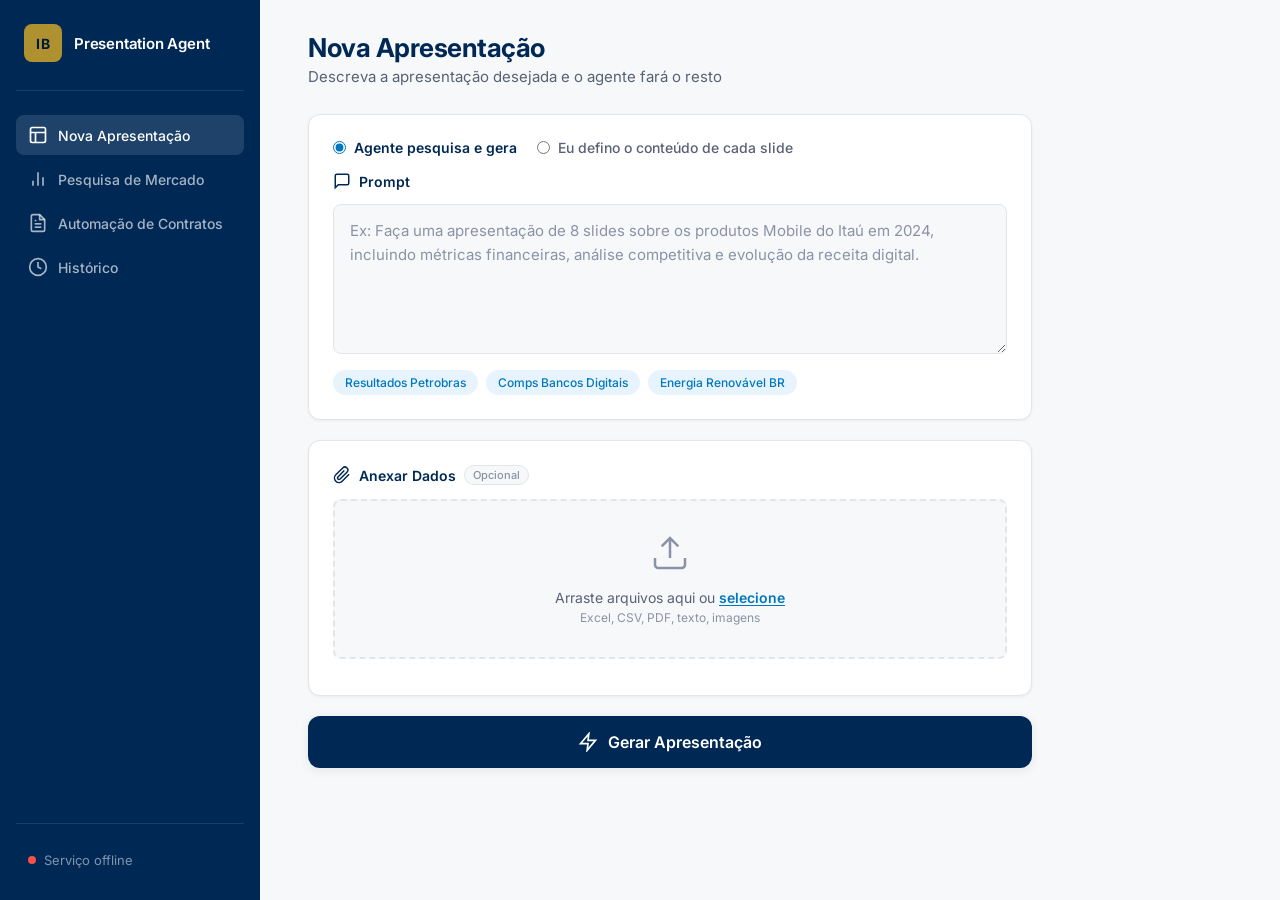
<file: index.html>
<!DOCTYPE html>
<html lang="pt-BR">
<head>
  <meta charset="UTF-8">
  <meta name="viewport" content="width=device-width, initial-scale=1.0">
  <title>IB Presentation Agent</title>
  <link rel="preconnect" href="https://fonts.googleapis.com">
  <link href="https://fonts.googleapis.com/css2?family=Inter:wght@300;400;500;600;700&display=swap" rel="stylesheet">
  <link rel="stylesheet" href="style.css">
</head>
<body>
  <div class="app">
    <!-- Sidebar -->
    <aside class="sidebar">
      <div class="sidebar-logo">
        <div class="logo-icon">IB</div>
        <span class="logo-text">Presentation Agent</span>
      </div>

      <nav class="sidebar-nav">
        <a href="#" class="nav-item active" id="nav-presentation">
          <svg width="20" height="20" viewBox="0 0 24 24" fill="none" stroke="currentColor" stroke-width="2"><rect x="3" y="3" width="18" height="18" rx="2"/><path d="M3 9h18M9 21V9"/></svg>
          Nova Apresentação
        </a>
        <a href="#" class="nav-item" id="nav-market-research">
          <svg width="20" height="20" viewBox="0 0 24 24" fill="none" stroke="currentColor" stroke-width="2"><line x1="18" y1="20" x2="18" y2="10"/><line x1="12" y1="20" x2="12" y2="4"/><line x1="6" y1="20" x2="6" y2="14"/></svg>
          Pesquisa de Mercado
        </a>
        <a href="#" class="nav-item" id="nav-contracts">
          <svg width="20" height="20" viewBox="0 0 24 24" fill="none" stroke="currentColor" stroke-width="2"><path d="M14 2H6a2 2 0 0 0-2 2v16a2 2 0 0 0 2 2h12a2 2 0 0 0 2-2V8z"/><polyline points="14 2 14 8 20 8"/><line x1="16" y1="13" x2="8" y2="13"/><line x1="16" y1="17" x2="8" y2="17"/><polyline points="10 9 9 9 8 9"/></svg>
          Automação de Contratos
        </a>
        <a href="#" class="nav-item" id="nav-history">
          <svg width="20" height="20" viewBox="0 0 24 24" fill="none" stroke="currentColor" stroke-width="2"><circle cx="12" cy="12" r="10"/><polyline points="12 6 12 12 16 14"/></svg>
          Histórico
        </a>
      </nav>

      <div class="sidebar-footer">
        <div class="api-status" id="api-status">
          <span class="status-dot offline"></span>
          <span class="status-text">Verificando...</span>
        </div>
      </div>
    </aside>

    <!-- Main Content -->
    <main class="main">
      <!-- Header -->
      <header class="header">
        <div>
          <h1 class="header-title">Nova Apresentação</h1>
          <p class="header-subtitle">Descreva a apresentação desejada e o agente fará o resto</p>
        </div>
      </header>

      <!-- Content Area -->
      <div class="content">
        <!-- View: Nova Apresentação -->
        <div class="view-content view-presentation" id="view-presentation">
        <!-- Prompt Section -->
        <section class="card prompt-card">
          <div class="prompt-mode-toggle">
            <label class="mode-option">
              <input type="radio" name="presentation-mode" value="agent" checked>
              <span>Agente pesquisa e gera</span>
            </label>
            <label class="mode-option">
              <input type="radio" name="presentation-mode" value="slides">
              <span>Eu defino o conteúdo de cada slide</span>
            </label>
          </div>
          <label class="card-label">
            <svg width="18" height="18" viewBox="0 0 24 24" fill="none" stroke="currentColor" stroke-width="2"><path d="M21 15a2 2 0 0 1-2 2H7l-4 4V5a2 2 0 0 1 2-2h14a2 2 0 0 1 2 2z"/></svg>
            <span id="prompt-label-text">Prompt</span>
          </label>
          <textarea
            id="prompt-input"
            class="prompt-textarea"
            placeholder="Ex: Faça uma apresentação de 8 slides sobre os produtos Mobile do Itaú em 2024, incluindo métricas financeiras, análise competitiva e evolução da receita digital."
            rows="5"
            data-placeholder-agent="Ex: Faça uma apresentação de 8 slides sobre os produtos Mobile do Itaú em 2024, incluindo métricas financeiras, análise competitiva e evolução da receita digital."
            data-placeholder-slides="SLIDE 1 — COVER&#10;Headline: Título da Apresentação&#10;Subheadline: Subtítulo&#10;Strictly Confidential — Mês Ano&#10;&#10;SLIDE 2 — NOME DO SLIDE&#10;Headline: Título&#10;Body: Parágrafos e bullets...&#10;&#10;SLIDE 3 — COMPARATIVO&#10;Headline: Título&#10;Left column: item A, B...&#10;Right column: item C, D..."
          ></textarea>
          <div class="prompt-hints" id="prompt-hints">
            <span class="hint" data-prompt="Faça uma apresentação de 8 slides sobre os resultados financeiros da Petrobras em 2024">Resultados Petrobras</span>
            <span class="hint" data-prompt="Crie uma apresentação de 6 slides comparando os bancos digitais no Brasil: Nubank, Inter e C6 Bank">Comps Bancos Digitais</span>
            <span class="hint" data-prompt="Apresentação de 10 slides sobre o mercado de energia renovável no Brasil, com foco em eólica e solar">Energia Renovável BR</span>
          </div>
          <p class="prompt-hint-text hidden" id="slides-mode-hint">Defina cada slide com Headline, Body, Left/Right column ou tabelas (Term | Detail).</p>
        </section>

        <!-- File Upload Section -->
        <section class="card upload-card">
          <label class="card-label">
            <svg width="18" height="18" viewBox="0 0 24 24" fill="none" stroke="currentColor" stroke-width="2"><path d="M21.44 11.05l-9.19 9.19a6 6 0 0 1-8.49-8.49l9.19-9.19a4 4 0 0 1 5.66 5.66l-9.2 9.19a2 2 0 0 1-2.83-2.83l8.49-8.49"/></svg>
            Anexar Dados
            <span class="optional-badge">Opcional</span>
          </label>

          <div class="dropzone" id="dropzone">
            <div class="dropzone-content">
              <svg width="40" height="40" viewBox="0 0 24 24" fill="none" stroke="currentColor" stroke-width="1.5"><path d="M21 15v4a2 2 0 0 1-2 2H5a2 2 0 0 1-2-2v-4"/><polyline points="17 8 12 3 7 8"/><line x1="12" y1="3" x2="12" y2="15"/></svg>
              <p class="dropzone-text">Arraste arquivos aqui ou <span class="dropzone-link">selecione</span></p>
              <p class="dropzone-sub">Excel, CSV, PDF, texto, imagens</p>
            </div>
            <input type="file" id="file-input" multiple accept=".xlsx,.xls,.csv,.pdf,.txt,.json,.png,.jpg,.jpeg" hidden>
          </div>

          <div class="file-list" id="file-list"></div>
        </section>

        <!-- Generate Button -->
        <button class="generate-btn" id="generate-btn">
          <svg width="20" height="20" viewBox="0 0 24 24" fill="none" stroke="currentColor" stroke-width="2"><polygon points="13 2 3 14 12 14 11 22 21 10 12 10"/></svg>
          Gerar Apresentação
        </button>
        </div>

        <!-- View: Automação de Contratos -->
        <div class="view-content view-contracts hidden" id="view-contracts">
          <section class="card prompt-card">
            <label class="card-label">
              <svg width="18" height="18" viewBox="0 0 24 24" fill="none" stroke="currentColor" stroke-width="2"><path d="M14 2H6a2 2 0 0 0-2 2v16a2 2 0 0 0 2 2h12a2 2 0 0 0 2-2V8z"/><polyline points="14 2 14 8 20 8"/><line x1="16" y1="13" x2="8" y2="13"/><line x1="16" y1="17" x2="8" y2="17"/></svg>
              ID do Template (Google Drive)
            </label>
            <input
              type="text"
              id="contract-template-id"
              class="prompt-textarea"
              placeholder="Ex: 1abc123xyz... (ID do documento no Google Drive)"
              style="min-height: 44px; resize: none;"
            >
            <div class="contract-format-toggle" style="margin-top: 1rem;">
              <label class="mode-option">
                <input type="radio" name="contract-format" value="google_docs" checked>
                <span>Google Docs</span>
              </label>
              <label class="mode-option">
                <input type="radio" name="contract-format" value="word">
                <span>Word (.docx)</span>
              </label>
            </div>
          </section>
          <section class="card prompt-card">
            <label class="card-label">
              <svg width="18" height="18" viewBox="0 0 24 24" fill="none" stroke="currentColor" stroke-width="2"><path d="M20 21v-2a4 4 0 0 0-4-4H8a4 4 0 0 0-4 4v2"/><circle cx="12" cy="7" r="4"/></svg>
              Dados do Cliente
            </label>
            <div class="contract-fields" style="display: flex; flex-direction: column; gap: 0.75rem;">
              <input type="text" id="contract-cliente-nome" placeholder="Nome completo *" required>
              <input type="email" id="contract-cliente-email" placeholder="Email *" required>
              <input type="text" id="contract-empresa" placeholder="Empresa">
              <input type="text" id="contract-cpf-cnpj" placeholder="CPF/CNPJ">
              <input type="text" id="contract-endereco" placeholder="Endereço">
            </div>
          </section>
          <button class="generate-btn" id="contract-generate-btn">
            <svg width="20" height="20" viewBox="0 0 24 24" fill="none" stroke="currentColor" stroke-width="2"><polygon points="13 2 3 14 12 14 11 22 21 10 12 10"/></svg>
            Gerar Minuta
          </button>
        </div>

        <!-- View: Pesquisa de Mercado -->
        <div class="view-content view-market-research hidden" id="view-market-research">
          <section class="card prompt-card">
            <label class="card-label">
              <svg width="18" height="18" viewBox="0 0 24 24" fill="none" stroke="currentColor" stroke-width="2"><line x1="18" y1="20" x2="18" y2="10"/><line x1="12" y1="20" x2="12" y2="4"/><line x1="6" y1="20" x2="6" y2="14"/></svg>
              Tópico de Pesquisa
            </label>
            <textarea
              id="research-topic-input"
              class="prompt-textarea"
              placeholder="Ex: Mercado de bancos digitais no Brasil, setor de energia renovável, empresas ITUB4 PETR4 VALE3"
              rows="4"
            ></textarea>
            <div class="research-options">
              <div class="research-option">
                <label for="research-period">Período</label>
                <select id="research-period">
                  <option value="12">Últimos 12 meses</option>
                  <option value="6">Últimos 6 meses</option>
                  <option value="24">Últimos 24 meses</option>
                  <option value="36">Últimos 36 meses</option>
                </select>
              </div>
              <div class="research-option">
                <label for="research-sources">Fontes preferidas</label>
                <select id="research-sources">
                  <option value="">Todas (APIs + Web)</option>
                  <option value="apis">Apenas APIs (Brapi, FMP)</option>
                  <option value="web">Apenas pesquisa web</option>
                </select>
              </div>
            </div>
          </section>
          <button class="generate-btn" id="research-execute-btn">
            <svg width="20" height="20" viewBox="0 0 24 24" fill="none" stroke="currentColor" stroke-width="2"><polygon points="13 2 3 14 12 14 11 22 21 10 12 10"/></svg>
            Executar Pesquisa
          </button>
        </div>

        <!-- Progress Section (hidden by default) -->
        <section class="card progress-card hidden" id="progress-card">
          <div class="progress-header">
            <div class="spinner"></div>
            <span class="progress-title" id="progress-title">Iniciando...</span>
          </div>
          <div class="progress-bar-container">
            <div class="progress-bar" id="progress-bar"></div>
          </div>
          <div class="progress-steps" id="progress-steps">
            <div class="step active" data-step="1">
              <span class="step-dot"></span>
              <span class="step-label">Analisando prompt</span>
            </div>
            <div class="step" data-step="2">
              <span class="step-dot"></span>
              <span class="step-label">Pesquisando dados</span>
            </div>
            <div class="step" data-step="3">
              <span class="step-dot"></span>
              <span class="step-label">Gerando conteúdo</span>
            </div>
            <div class="step" data-step="4">
              <span class="step-dot"></span>
              <span class="step-label">Criando slides</span>
            </div>
          </div>
        </section>

        <!-- Result Section (hidden by default) -->
        <section class="card result-card hidden" id="result-card">
          <div class="result-icon">
            <svg width="48" height="48" viewBox="0 0 24 24" fill="none" stroke="currentColor" stroke-width="1.5"><path d="M22 11.08V12a10 10 0 1 1-5.93-9.14"/><polyline points="22 4 12 14.01 9 11.01"/></svg>
          </div>
          <h3 class="result-title">Apresentação Gerada</h3>
          <p class="result-sub" id="result-info"></p>
          <div class="result-reasoning-wrap hidden">
            <h4 class="result-reasoning-title">Raciocínio e pesquisas do agente</h4>
            <div class="result-reasoning-text" id="result-reasoning"></div>
          </div>
          <div class="result-analysis-wrap hidden" id="result-analysis-wrap">
            <div class="result-analysis-header">
              <h4 class="result-analysis-title">Roteiro de apresentação — conteúdo definido para cada slide</h4>
              <button type="button" class="copy-analysis-btn" id="copy-analysis-btn">Copiar</button>
            </div>
            <pre class="result-analysis-text" id="result-analysis-text"></pre>
          </div>
          <div class="result-actions" id="result-actions-presentation">
            <button class="download-btn" id="open-slides-btn">
              <svg width="20" height="20" viewBox="0 0 24 24" fill="none" stroke="currentColor" stroke-width="2"><rect x="2" y="3" width="20" height="14" rx="2"/><path d="M8 21h8"/><path d="M12 17v4"/></svg>
              Abrir Apresentação
            </button>
            <button class="download-btn sheets-btn" id="open-sheets-btn" style="display:none;">
              <svg width="20" height="20" viewBox="0 0 24 24" fill="none" stroke="currentColor" stroke-width="2"><rect x="3" y="3" width="18" height="18" rx="2"/><path d="M3 9h18"/><path d="M3 15h18"/><path d="M9 3v18"/></svg>
              Editar Dados (Sheets)
            </button>
          </div>
          <div class="result-actions hidden" id="result-actions-contracts">
            <button class="download-btn" id="open-contract-doc-btn">
              <svg width="20" height="20" viewBox="0 0 24 24" fill="none" stroke="currentColor" stroke-width="2"><rect x="2" y="3" width="20" height="14" rx="2"/><path d="M8 21h8"/><path d="M12 17v4"/></svg>
              Abrir Documento
            </button>
            <button class="download-btn sheets-btn" id="open-contract-download-btn" style="display:none;">
              <svg width="20" height="20" viewBox="0 0 24 24" fill="none" stroke="currentColor" stroke-width="2"><path d="M21 15v4a2 2 0 0 1-2 2H5a2 2 0 0 1-2-2v-4"/><polyline points="7 10 12 15 17 10"/><line x1="12" y1="15" x2="12" y2="3"/></svg>
              Baixar .docx
            </button>
          </div>
          <div class="result-actions hidden" id="result-actions-research">
            <button class="download-btn" id="open-research-sheets-btn">
              <svg width="20" height="20" viewBox="0 0 24 24" fill="none" stroke="currentColor" stroke-width="2"><rect x="3" y="3" width="18" height="18" rx="2"/><path d="M3 9h18"/><path d="M3 15h18"/><path d="M9 3v18"/></svg>
              Abrir Planilha
            </button>
            <button class="download-btn sheets-btn" id="open-report-btn" style="display:none;">
              <svg width="20" height="20" viewBox="0 0 24 24" fill="none" stroke="currentColor" stroke-width="2"><path d="M14 2H6a2 2 0 0 0-2 2v16a2 2 0 0 0 2 2h12a2 2 0 0 0 2-2V8z"/><polyline points="14 2 14 8 20 8"/><line x1="16" y1="13" x2="8" y2="13"/><line x1="16" y1="17" x2="8" y2="17"/><polyline points="10 9 9 9 8 9"/></svg>
              Abrir Relatório
            </button>
          </div>
          <button class="new-btn" id="new-btn">Criar outra apresentação</button>
        </section>

        <!-- Error Section (hidden by default) -->
        <section class="card error-card hidden" id="error-card">
          <div class="error-icon">
            <svg width="48" height="48" viewBox="0 0 24 24" fill="none" stroke="currentColor" stroke-width="1.5"><circle cx="12" cy="12" r="10"/><line x1="15" y1="9" x2="9" y2="15"/><line x1="9" y1="9" x2="15" y2="15"/></svg>
          </div>
          <h3 class="error-title">Erro ao Gerar</h3>
          <p class="error-message" id="error-message"></p>
          <button class="retry-btn" id="retry-btn">Tentar Novamente</button>
        </section>
      </div>
    </main>
  </div>

  <script src="app.js"></script>
</body>
</html>
</file>
<file: style.css>
/* ============================================
   IB Presentation Agent - Design System
   ============================================ */

:root {
  --navy: #002855;
  --navy-light: #003a75;
  --navy-dark: #001a3a;
  --blue: #0078be;
  --blue-light: #e8f4fd;
  --gold: #af9130;
  --gold-light: #f5f0e0;
  --bg: #f7f8fa;
  --surface: #ffffff;
  --border: #e2e5ea;
  --border-light: #eef0f3;
  --text: #1a1f2e;
  --text-secondary: #5a6175;
  --text-muted: #8b92a5;
  --green: #1a8a38;
  --green-bg: #e8f8ed;
  --red: #c22020;
  --red-bg: #fde8e8;
  --radius: 12px;
  --radius-sm: 8px;
  --shadow-sm: 0 1px 3px rgba(0, 0, 0, 0.06);
  --shadow: 0 2px 12px rgba(0, 0, 0, 0.08);
  --shadow-lg: 0 8px 30px rgba(0, 0, 0, 0.12);
  --transition: 0.2s ease;
}

* { margin: 0; padding: 0; box-sizing: border-box; }

body {
  font-family: 'Inter', -apple-system, BlinkMacSystemFont, sans-serif;
  background: var(--bg);
  color: var(--text);
  min-height: 100vh;
  -webkit-font-smoothing: antialiased;
}

.app { display: flex; min-height: 100vh; }

.sidebar {
  width: 260px;
  background: var(--navy);
  color: white;
  display: flex;
  flex-direction: column;
  padding: 24px 16px;
  position: fixed;
  top: 0; left: 0; bottom: 0;
  z-index: 10;
}

.sidebar-logo {
  display: flex;
  align-items: center;
  gap: 12px;
  padding: 0 8px 28px;
  border-bottom: 1px solid rgba(255, 255, 255, 0.1);
  margin-bottom: 24px;
}

.logo-icon {
  width: 38px; height: 38px;
  background: var(--gold);
  border-radius: 8px;
  display: flex; align-items: center; justify-content: center;
  font-weight: 700; font-size: 14px; letter-spacing: 1px;
  color: var(--navy-dark);
}

.logo-text { font-weight: 600; font-size: 15px; letter-spacing: -0.2px; }

.sidebar-nav { flex: 1; display: flex; flex-direction: column; gap: 4px; }

.nav-item {
  display: flex; align-items: center; gap: 10px;
  padding: 10px 12px;
  border-radius: var(--radius-sm);
  color: rgba(255, 255, 255, 0.65);
  text-decoration: none;
  font-size: 14px; font-weight: 500;
  transition: var(--transition);
}

.nav-item:hover { background: rgba(255, 255, 255, 0.08); color: white; }
.nav-item.active { background: rgba(255, 255, 255, 0.12); color: white; }

.sidebar-footer { padding-top: 20px; border-top: 1px solid rgba(255, 255, 255, 0.1); }

.api-status {
  display: flex; align-items: center; gap: 8px;
  padding: 8px 12px;
  font-size: 13px;
  color: rgba(255, 255, 255, 0.5);
}

.status-dot { width: 8px; height: 8px; border-radius: 50%; flex-shrink: 0; }
.status-dot.online { background: #34d058; box-shadow: 0 0 6px rgba(52, 208, 88, 0.5); }
.status-dot.offline { background: #f85149; }

.main { flex: 1; margin-left: 260px; display: flex; flex-direction: column; }

.header { padding: 32px 48px 0; }
.header-title { font-size: 26px; font-weight: 700; color: var(--navy); letter-spacing: -0.5px; }
.header-subtitle { font-size: 15px; color: var(--text-secondary); margin-top: 4px; }

.content {
  padding: 28px 48px 48px;
  max-width: 820px;
  display: flex;
  flex-direction: column;
  gap: 20px;
}

.view-content { display: flex; flex-direction: column; gap: 20px; }

.card {
  background: var(--surface);
  border: 1px solid var(--border);
  border-radius: var(--radius);
  padding: 24px;
  box-shadow: var(--shadow-sm);
}

.card-label {
  display: flex; align-items: center; gap: 8px;
  font-size: 14px; font-weight: 600; color: var(--navy);
  margin-bottom: 14px;
}

.optional-badge {
  font-size: 11px; font-weight: 500; color: var(--text-muted);
  background: var(--bg); padding: 2px 8px;
  border-radius: 10px; border: 1px solid var(--border);
}

.prompt-textarea {
  width: 100%;
  border: 1px solid var(--border);
  border-radius: var(--radius-sm);
  padding: 14px 16px;
  font-family: inherit; font-size: 15px; line-height: 1.6;
  color: var(--text); resize: vertical; min-height: 120px;
  transition: var(--transition); background: var(--bg);
}

.prompt-textarea::placeholder { color: var(--text-muted); }
.prompt-textarea:focus {
  outline: none; border-color: var(--blue);
  box-shadow: 0 0 0 3px var(--blue-light);
  background: white;
}

.prompt-hints { display: flex; gap: 8px; margin-top: 12px; flex-wrap: wrap; }
.hint {
  font-size: 12px; padding: 5px 12px;
  background: var(--blue-light); color: var(--blue);
  border-radius: 20px; cursor: pointer;
  transition: var(--transition); font-weight: 500;
}
.hint:hover { background: var(--blue); color: white; }

.prompt-mode-toggle {
  display: flex;
  gap: 20px;
  margin-bottom: 16px;
  flex-wrap: wrap;
}

.mode-option {
  display: flex;
  align-items: center;
  gap: 8px;
  font-size: 14px;
  font-weight: 500;
  color: var(--text-secondary);
  cursor: pointer;
  user-select: none;
}

.mode-option input {
  accent-color: var(--blue);
  cursor: pointer;
}

.mode-option:has(input:checked) {
  color: var(--navy);
  font-weight: 600;
}

.prompt-hint-text {
  font-size: 13px; color: var(--text-muted);
  margin-top: 12px; line-height: 1.5;
}

.contract-fields input { width: 100%; padding: 10px 14px; border: 1px solid var(--border); border-radius: var(--radius-sm); font-size: 14px; font-family: inherit; transition: border-color var(--transition); }
.contract-fields input:focus { outline: none; border-color: var(--blue); }
.contract-fields input::placeholder { color: var(--text-muted); }

.research-options { display: flex; gap: 24px; margin-top: 16px; flex-wrap: wrap; }
.research-option { flex: 1; min-width: 160px; }
.research-option label {
  display: block; font-size: 13px; font-weight: 500;
  color: var(--text-secondary); margin-bottom: 6px;
}
.research-option select {
  width: 100%; padding: 10px 12px;
  border: 1px solid var(--border); border-radius: var(--radius-sm);
  font-size: 14px; color: var(--text); background: white; cursor: pointer;
}
.research-option select:focus {
  outline: none; border-color: var(--blue);
  box-shadow: 0 0 0 2px var(--blue-light);
}

.dropzone {
  border: 2px dashed var(--border);
  border-radius: var(--radius-sm);
  padding: 32px; text-align: center; cursor: pointer;
  transition: var(--transition); background: var(--bg);
}
.dropzone:hover, .dropzone.dragover {
  border-color: var(--blue); background: var(--blue-light);
}
.dropzone-content svg { color: var(--text-muted); margin-bottom: 12px; }
.dropzone-text { font-size: 14px; color: var(--text-secondary); }
.dropzone-link { color: var(--blue); font-weight: 600; text-decoration: underline; text-underline-offset: 2px; }
.dropzone-sub { font-size: 12px; color: var(--text-muted); margin-top: 4px; }

.file-list { display: flex; flex-direction: column; gap: 8px; margin-top: 12px; }
.file-item {
  display: flex; align-items: center; gap: 10px;
  padding: 10px 14px;
  background: var(--bg); border-radius: var(--radius-sm);
  border: 1px solid var(--border-light);
}
.file-icon {
  width: 36px; height: 36px; border-radius: 8px;
  display: flex; align-items: center; justify-content: center;
  font-size: 11px; font-weight: 700; color: white;
  flex-shrink: 0; text-transform: uppercase;
}
.file-icon.xlsx { background: #1d6f42; }
.file-icon.csv { background: #2e7d32; }
.file-icon.pdf { background: #c62828; }
.file-icon.txt { background: #546e7a; }
.file-icon.json { background: #f57c00; }
.file-icon.img { background: #7b1fa2; }
.file-info { flex: 1; min-width: 0; }
.file-name { font-size: 13px; font-weight: 500; color: var(--text); white-space: nowrap; overflow: hidden; text-overflow: ellipsis; }
.file-size { font-size: 12px; color: var(--text-muted); }
.file-remove {
  width: 28px; height: 28px; border: none; background: transparent;
  color: var(--text-muted); cursor: pointer; border-radius: 6px;
  display: flex; align-items: center; justify-content: center;
  transition: var(--transition); flex-shrink: 0;
}
.file-remove:hover { background: var(--red-bg); color: var(--red); }

.generate-btn {
  display: flex; align-items: center; justify-content: center; gap: 10px;
  width: 100%; padding: 16px;
  background: var(--navy); color: white; border: none;
  border-radius: var(--radius);
  font-family: inherit; font-size: 16px; font-weight: 600;
  cursor: pointer; transition: var(--transition);
  box-shadow: var(--shadow);
}
.generate-btn:hover {
  background: var(--navy-light);
  box-shadow: var(--shadow-lg);
  transform: translateY(-1px);
}
.generate-btn:active { transform: translateY(0); }
.generate-btn:disabled { opacity: 0.5; cursor: not-allowed; transform: none; box-shadow: none; }

.progress-card { border-color: var(--blue); border-width: 2px; }
.progress-header { display: flex; align-items: center; gap: 12px; margin-bottom: 18px; }
.spinner {
  width: 22px; height: 22px;
  border: 3px solid var(--border);
  border-top-color: var(--blue);
  border-radius: 50%;
  animation: spin 0.8s linear infinite;
}
@keyframes spin { to { transform: rotate(360deg); } }
.progress-title { font-size: 15px; font-weight: 600; color: var(--navy); }
.progress-bar-container {
  width: 100%; height: 6px;
  background: var(--bg); border-radius: 3px;
  overflow: hidden; margin-bottom: 20px;
}
.progress-bar {
  height: 100%;
  background: linear-gradient(90deg, var(--navy), var(--blue));
  border-radius: 3px; width: 0%;
  transition: width 0.6s ease;
}
.progress-steps { display: flex; gap: 24px; }
.step {
  display: flex; align-items: center; gap: 8px;
  font-size: 13px; color: var(--text-muted);
  transition: var(--transition);
}
.step.active { color: var(--blue); font-weight: 600; }
.step.done { color: var(--green); }
.step-dot {
  width: 10px; height: 10px; border-radius: 50%;
  border: 2px solid var(--border);
  flex-shrink: 0; transition: var(--transition);
}
.step.active .step-dot {
  border-color: var(--blue); background: var(--blue);
  box-shadow: 0 0 6px rgba(0, 120, 190, 0.4);
}
.step.done .step-dot { border-color: var(--green); background: var(--green); }

.result-card {
  text-align: center; padding: 40px 24px;
  border-color: var(--green); border-width: 2px;
}
.result-icon { color: var(--green); margin-bottom: 16px; }
.result-title { font-size: 22px; font-weight: 700; color: var(--navy); margin-bottom: 6px; }
.result-sub { font-size: 14px; color: var(--text-secondary); margin-bottom: 24px; }
.result-sub.result-info-error {
  color: var(--red); background: var(--red-bg);
  padding: 10px 14px; border-radius: var(--radius-sm);
  word-break: break-word; overflow-wrap: break-word; max-width: 100%;
}
.result-reasoning-wrap {
  text-align: left; margin-bottom: 24px;
  padding: 16px; background: var(--bg);
  border: 1px solid var(--border); border-radius: var(--radius-sm);
}
.result-reasoning-wrap.hidden { display: none !important; }
.result-analysis-wrap {
  text-align: left; margin-bottom: 24px;
  padding: 16px; background: var(--bg);
  border: 1px solid var(--border); border-radius: var(--radius-sm);
}
.result-analysis-wrap.hidden { display: none !important; }
.result-analysis-header {
  display: flex; justify-content: space-between; align-items: center;
  margin-bottom: 12px;
}
.result-analysis-title { font-size: 13px; font-weight: 600; color: var(--navy); margin: 0; }
.copy-analysis-btn {
  padding: 6px 14px; font-size: 12px; font-weight: 500;
  background: var(--border-light); border: 1px solid var(--border);
  border-radius: var(--radius-sm); cursor: pointer;
  color: var(--text-secondary); transition: var(--transition);
}
.copy-analysis-btn:hover { background: var(--border); color: var(--text); }
.result-analysis-text {
  font-size: 12px;
  font-family: ui-monospace, "Cascadia Code", "SF Mono", Monaco, monospace;
  color: var(--text-secondary); line-height: 1.5;
  white-space: pre-wrap; word-break: break-word; margin: 0;
  max-height: 400px; overflow-y: auto;
  padding: 12px; background: var(--surface); border-radius: var(--radius-sm);
}
.result-reasoning-title { font-size: 13px; font-weight: 600; color: var(--navy); margin-bottom: 10px; }
.result-reasoning-text {
  font-size: 13px; color: var(--text-secondary);
  line-height: 1.6; white-space: pre-wrap; word-break: break-word;
}
.download-btn {
  display: inline-flex; align-items: center; gap: 8px;
  padding: 14px 36px; background: var(--green); color: white;
  border: none; border-radius: var(--radius-sm);
  font-family: inherit; font-size: 15px; font-weight: 600;
  cursor: pointer; transition: var(--transition);
  box-shadow: var(--shadow);
}
.download-btn:hover { filter: brightness(1.1); box-shadow: var(--shadow-lg); transform: translateY(-1px); }
.result-actions { display: flex; gap: 12px; justify-content: center; flex-wrap: wrap; }
.sheets-btn { background: #0f4d88; }
.new-btn {
  display: block; margin: 16px auto 0;
  padding: 10px 24px; background: transparent;
  color: var(--text-secondary); border: 1px solid var(--border);
  border-radius: var(--radius-sm);
  font-family: inherit; font-size: 14px; font-weight: 500;
  cursor: pointer; transition: var(--transition);
}
.new-btn:hover { background: var(--bg); color: var(--text); }

.error-card {
  text-align: center; padding: 40px 24px;
  border-color: var(--red); border-width: 2px;
}
.error-icon { color: var(--red); margin-bottom: 16px; }
.error-title { font-size: 20px; font-weight: 700; color: var(--red); margin-bottom: 8px; }
.error-message {
  font-size: 14px; color: var(--text-secondary);
  margin-bottom: 24px; max-width: 500px;
  margin-left: auto; margin-right: auto;
  line-height: 1.6;
  word-break: break-word; overflow-wrap: break-word;
}
.retry-btn {
  padding: 12px 28px; background: var(--red); color: white;
  border: none; border-radius: var(--radius-sm);
  font-family: inherit; font-size: 14px; font-weight: 600;
  cursor: pointer; transition: var(--transition);
}
.retry-btn:hover { filter: brightness(1.1); }

.hidden { display: none !important; }

@media (max-width: 900px) {
  .sidebar { width: 72px; padding: 16px 8px; }
  .logo-text, .nav-item span:not(.step-dot), .status-text { display: none; }
  .sidebar-logo { justify-content: center; padding-bottom: 20px; }
  .nav-item { justify-content: center; padding: 12px; }
  .main { margin-left: 72px; }
  .header, .content { padding-left: 28px; padding-right: 28px; }
  .progress-steps { flex-wrap: wrap; gap: 12px; }
}
@media (max-width: 600px) {
  .sidebar { display: none; }
  .main { margin-left: 0; }
  .header, .content { padding-left: 20px; padding-right: 20px; }
  .header { padding-top: 24px; }
  .prompt-hints { flex-direction: column; }
}
</file>
